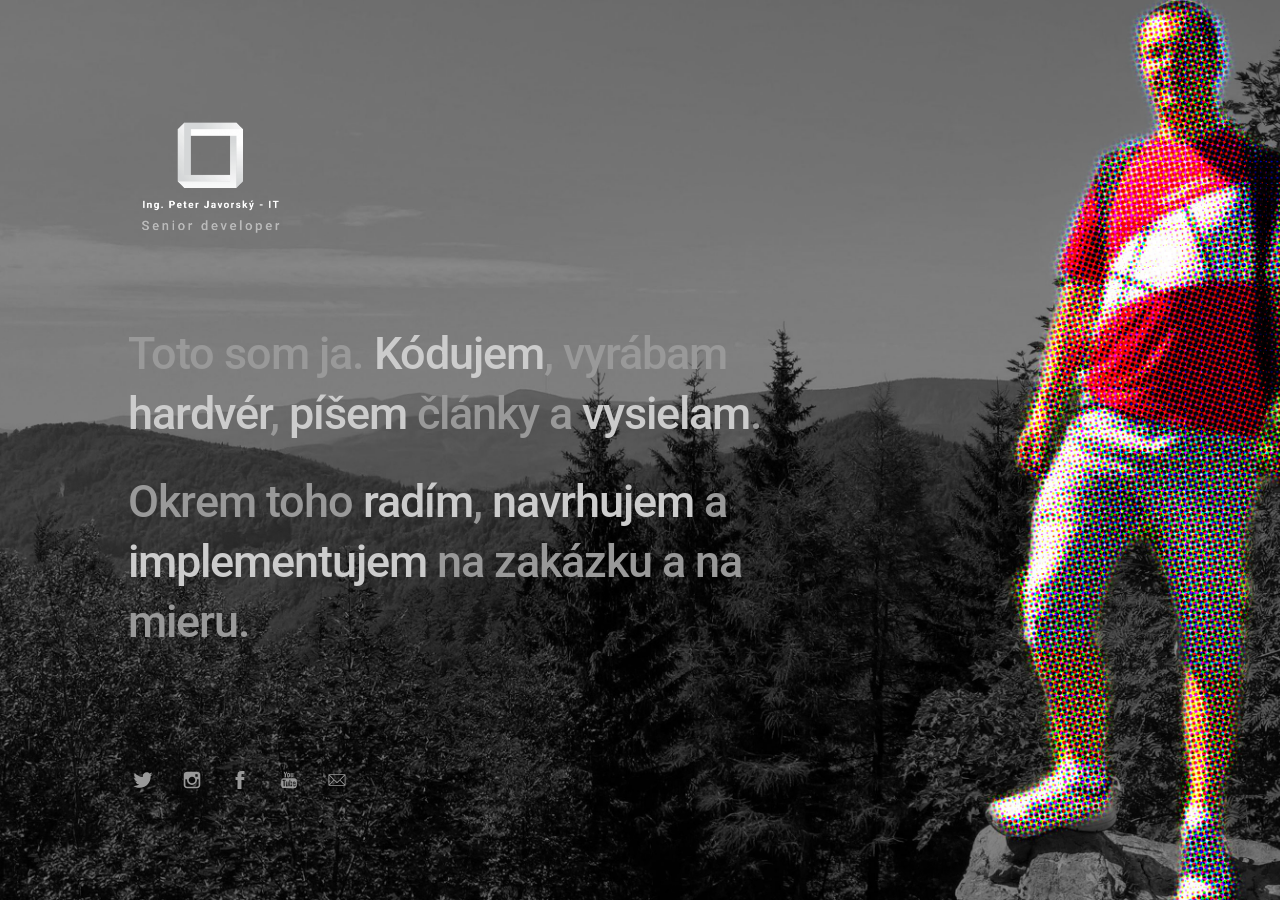
<file: index.html>
<!DOCTYPE html>
<html lang="en-US">

<head>

	<meta charset="UTF-8" />
	<meta http-equiv="X-UA-Compatible" content="IE=edge" />
	
	<title>Ing. Peter Javorsky - IT - senior developer</title>
	<meta name="description" content="I develop code, make hardware and enjoy learning anything new" />
	<meta name="robots" content="index, follow" />
	<meta name="referrer" content="always" />
    <link rel="icon" type="image/png" href="images/favicon.png" sizes="32x32">
    <link rel='stylesheet' href='assets/css/me.css' type='text/css' media='screen' />
	<meta name="viewport" content="width=device-width,initial-scale=1" />

</head>

<body id="fullsingle" class="page-template-page-fullsingle-me">

<!-- <div class="me-video-container"> -->
	<!-- <video class="video" muted autoplay loop src="videos/2.mp4"></video>	 -->
<!-- </div> -->

<div class="fs-me">

	<div class="me-content">
		
		<div class="logo">
			
                <img src="images/2/logo_transparent.png" alt="Logo" />

		</div>

		<div class="bio">
			
			<p>Toto som ja. <a href="https://github.com/tekk">Kódujem</a>, vyrábam <a href="https://easyeda.com/integrac">hardvér</a>, <a href="https://integrac.sk/">píšem</a> články a <a href="https://qrz.com/db/om7tek">vysielam</a>.</p>
            <p>Okrem toho <a href="mailto:tekk.sk@gmail.com">radím</a>, <a href="mailto:tekk.sk@gmail.com">navrhujem</a> a <a href="mailto:tekk.sk@gmail.com">implementujem</a> na zakázku a na mieru.</p>

		</div>

        <div class="network">
			
            <ul>
				
                <li>
                    <a class="icon-twitter" href="https://twitter.com/tekkoooo">
                        <svg class="svg-icon" viewBox="0 0 20 20">
                            <path fill="none" d="M18.258,3.266c-0.693,0.405-1.46,0.698-2.277,0.857c-0.653-0.686-1.586-1.115-2.618-1.115c-1.98,0-3.586,1.581-3.586,3.53c0,0.276,0.031,0.545,0.092,0.805C6.888,7.195,4.245,5.79,2.476,3.654C2.167,4.176,1.99,4.781,1.99,5.429c0,1.224,0.633,2.305,1.596,2.938C2.999,8.349,2.445,8.19,1.961,7.925C1.96,7.94,1.96,7.954,1.96,7.97c0,1.71,1.237,3.138,2.877,3.462c-0.301,0.08-0.617,0.123-0.945,0.123c-0.23,0-0.456-0.021-0.674-0.062c0.456,1.402,1.781,2.422,3.35,2.451c-1.228,0.947-2.773,1.512-4.454,1.512c-0.291,0-0.575-0.016-0.855-0.049c1.588,1,3.473,1.586,5.498,1.586c6.598,0,10.205-5.379,10.205-10.045c0-0.153-0.003-0.305-0.01-0.456c0.7-0.499,1.308-1.12,1.789-1.827c-0.644,0.28-1.334,0.469-2.06,0.555C17.422,4.782,17.99,4.091,18.258,3.266"></path>
                        </svg>
                    </a>
                </li>

                <li>
                    <a class="icon-instagram" href="https://www.instagram.com/tekk_sk">
                        <svg class="svg-icon" viewBox="0 0 20 20">
                            <path fill="none" d="M14.52,2.469H5.482c-1.664,0-3.013,1.349-3.013,3.013v9.038c0,1.662,1.349,3.012,3.013,3.012h9.038c1.662,0,3.012-1.35,3.012-3.012V5.482C17.531,3.818,16.182,2.469,14.52,2.469 M13.012,4.729h2.26v2.259h-2.26V4.729z M10,6.988c1.664,0,3.012,1.349,3.012,3.012c0,1.664-1.348,3.013-3.012,3.013c-1.664,0-3.012-1.349-3.012-3.013C6.988,8.336,8.336,6.988,10,6.988 M16.025,14.52c0,0.831-0.676,1.506-1.506,1.506H5.482c-0.831,0-1.507-0.675-1.507-1.506V9.247h1.583C5.516,9.494,5.482,9.743,5.482,10c0,2.497,2.023,4.52,4.518,4.52c2.494,0,4.52-2.022,4.52-4.52c0-0.257-0.035-0.506-0.076-0.753h1.582V14.52z"></path>
                        </svg>
                    </a>
                </li>

                <li>
                    <a class="icon-facebook" href="https://www.facebook.com/javorsky.peter">
                        <svg class="svg-icon" viewBox="0 0 20 20">
                            <path fill="none" d="M11.344,5.71c0-0.73,0.074-1.122,1.199-1.122h1.502V1.871h-2.404c-2.886,0-3.903,1.36-3.903,3.646v1.765h-1.8V10h1.8v8.128h3.601V10h2.403l0.32-2.718h-2.724L11.344,5.71z"></path>
                        </svg>
                    </a>
                </li>

                <li>
                    <a class="icon-youtube" href="https://www.youtube.com/tekkoooo">
                        <svg class="svg-icon" viewBox="0 0 20 20">
                            <path fill="none" d="M9.426,7.625h0.271c0.596,0,1.079-0.48,1.079-1.073V4.808c0-0.593-0.483-1.073-1.079-1.073H9.426c-0.597,0-1.079,0.48-1.079,1.073v1.745C8.347,7.145,8.83,7.625,9.426,7.625 M9.156,4.741c0-0.222,0.182-0.402,0.404-0.402c0.225,0,0.405,0.18,0.405,0.402V6.62c0,0.222-0.181,0.402-0.405,0.402c-0.223,0-0.404-0.181-0.404-0.402V4.741z M12.126,7.625c0.539,0,1.013-0.47,1.013-0.47v0.403h0.81V3.735h-0.81v2.952c0,0-0.271,0.335-0.54,0.335c-0.271,0-0.271-0.202-0.271-0.202V3.735h-0.81v3.354C11.519,7.089,11.586,7.625,12.126,7.625 M6.254,7.559H7.2v-2.08l1.079-2.952H7.401L6.727,4.473L6.052,2.527H5.107l1.146,2.952V7.559z M11.586,12.003c-0.175,0-0.312,0.104-0.405,0.204v2.706c0.086,0.091,0.213,0.18,0.405,0.18c0.405,0,0.405-0.451,0.405-0.451v-2.188C11.991,12.453,11.924,12.003,11.586,12.003 M14.961,8.463c0,0-2.477-0.129-4.961-0.129c-2.475,0-4.96,0.129-4.96,0.129c-1.119,0-2.025,0.864-2.025,1.93c0,0-0.203,1.252-0.203,2.511c0,1.252,0.203,2.51,0.203,2.51c0,1.066,0.906,1.931,2.025,1.931c0,0,2.438,0.129,4.96,0.129c2.437,0,4.961-0.129,4.961-0.129c1.117,0,2.024-0.864,2.024-1.931c0,0,0.202-1.268,0.202-2.51c0-1.268-0.202-2.511-0.202-2.511C16.985,9.328,16.078,8.463,14.961,8.463 M7.065,10.651H6.052v5.085H5.107v-5.085H4.095V9.814h2.97V10.651z M9.628,15.736h-0.81v-0.386c0,0-0.472,0.45-1.012,0.45c-0.54,0-0.606-0.515-0.606-0.515v-3.991h0.809v3.733c0,0,0,0.193,0.271,0.193c0.27,0,0.54-0.322,0.54-0.322v-3.604h0.81V15.736z M12.801,14.771c0,0,0,1.03-0.742,1.03c-0.455,0-0.73-0.241-0.878-0.429v0.364h-0.876V9.814h0.876v1.92c0.135-0.142,0.464-0.439,0.878-0.439c0.54,0,0.742,0.45,0.742,1.03V14.771z M15.973,12.39v1.287h-1.688v0.965c0,0,0,0.451,0.405,0.451s0.405-0.451,0.405-0.451v-0.45h0.877v0.708c0,0-0.136,0.901-1.215,0.901c-1.08,0-1.282-0.901-1.282-0.901v-2.51c0,0,0-1.095,1.282-1.095S15.973,12.39,15.973,12.39 M14.69,12.003c-0.405,0-0.405,0.45-0.405,0.45v0.579h0.811v-0.579C15.096,12.453,15.096,12.003,14.69,12.003"></path>
                        </svg>
                    </a>
                </li>

                <li>
                    <a class="icon-email" href="mailto:tekk.sk@gmail.com">
                        <svg class="svg-icon" viewBox="0 0 20 20">
                            <path d="M17.388,4.751H2.613c-0.213,0-0.389,0.175-0.389,0.389v9.72c0,0.216,0.175,0.389,0.389,0.389h14.775c0.214,0,0.389-0.173,0.389-0.389v-9.72C17.776,4.926,17.602,4.751,17.388,4.751 M16.448,5.53L10,11.984L3.552,5.53H16.448zM3.002,6.081l3.921,3.925l-3.921,3.925V6.081z M3.56,14.471l3.914-3.916l2.253,2.253c0.153,0.153,0.395,0.153,0.548,0l2.253-2.253l3.913,3.916H3.56z M16.999,13.931l-3.921-3.925l3.921-3.925V13.931z"></path>
                        </svg>
                    </a>
                </li>
				

                <!-- email icon reference two
                <li>
                    <a class="icon-email" href="#">
                        <svg class="svg-icon" viewBox="0 0 20 20">
                            <path fill="none" d="M19.291,3.026c0.002-0.15-0.053-0.301-0.167-0.415c-0.122-0.122-0.286-0.172-0.444-0.161H1.196
								c-0.16-0.011-0.322,0.039-0.444,0.161C0.637,2.725,0.583,2.875,0.585,3.026c0,0.003-0.002,0.006-0.002,0.009v14.032
								c0,0.322,0.262,0.584,0.585,0.584h17.54c0.322,0,0.584-0.262,0.584-0.584V3.035C19.292,3.032,19.291,3.029,19.291,3.026z
								 M17.147,3.619l-7.21,6.251L2.728,3.619H17.147z M18.122,15.896c0,0.323-0.261,0.584-0.584,0.584H2.337
								c-0.323,0-0.585-0.261-0.585-0.584V4.292l7.732,6.704c0.013,0.017,0.019,0.035,0.034,0.052c0.115,0.114,0.268,0.169,0.419,0.166
								c0.151,0.003,0.304-0.052,0.419-0.166c0.015-0.017,0.021-0.035,0.034-0.052l7.731-6.704V15.896z"></path>
                        </svg>
                    </a>
                </li>
                -->
            </ul>
        </div>

        <!--<div class="credit">
            <p class="copyright">&copy;2021 <a href="https://tekk.eu">Peter Javorský</a></p>
        </div>-->

    </div>

</div>

</body>
</html>
</file>
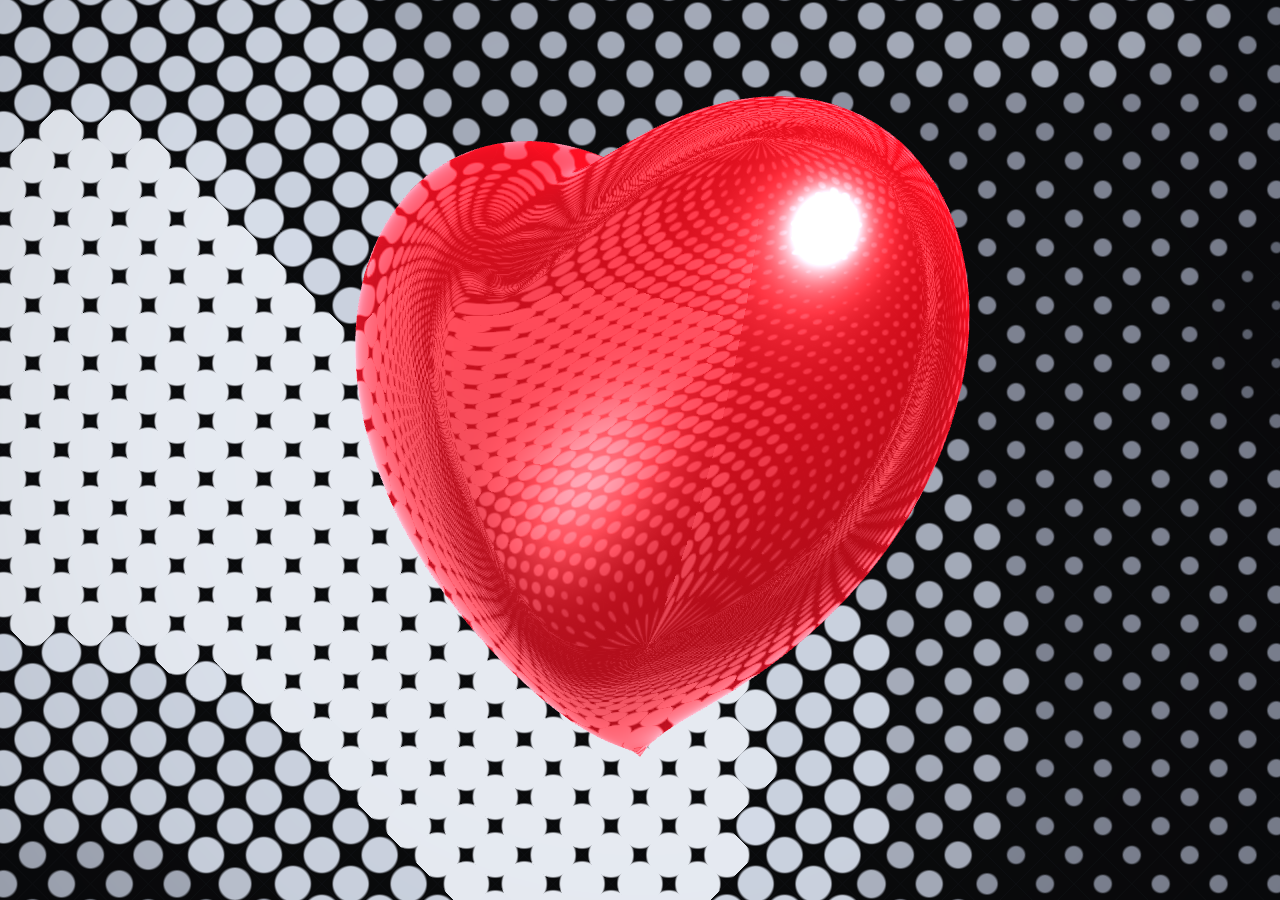
<file: healing/index.html>
<!DOCTYPE html>
<html lang="en">
<head>
  <meta charset="UTF-8" />
  <meta name="viewport" content="width=device-width, initial-scale=1.0, maximum-scale=1.0, user-scalable=no, viewport-fit=cover" />
  <meta name="apple-mobile-web-app-capable" content="yes" />
  <meta name="apple-mobile-web-app-status-bar-style" content="black-translucent" />
  <meta name="theme-color" content="#08080a" />
  <title>Healing - Valika</title>
  <script type="module" crossorigin src="./assets/index-YbSoF1hf.js"></script>
  <link rel="stylesheet" crossorigin href="./assets/index-CbiX9EIi.css">
</head>
<body>
  <!-- Fullscreen WebGL Canvas Container -->
  <div id="canvas-container"></div>

</body>
</html>
</file>
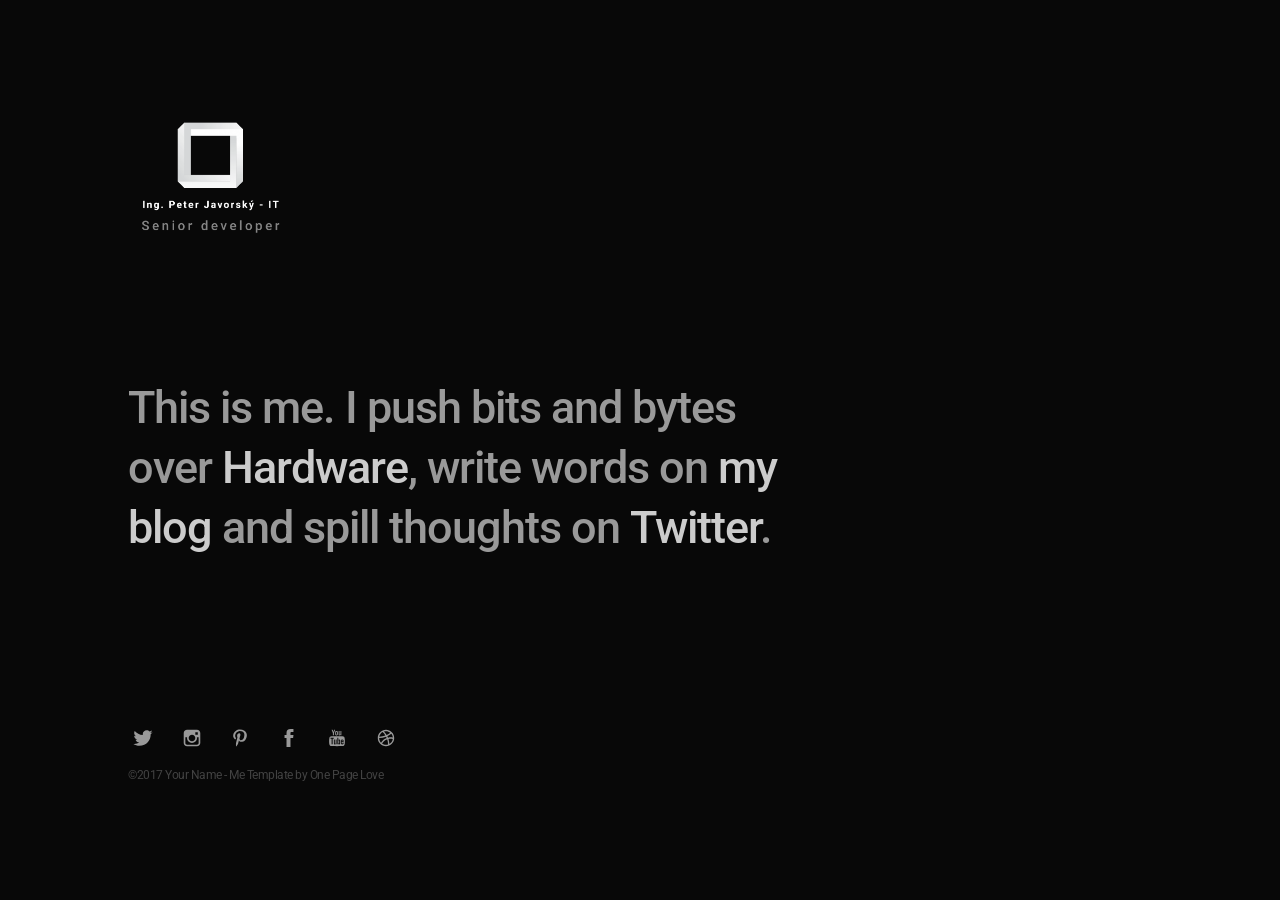
<file: index-vid.html>
<!DOCTYPE html>
<html lang="en-US">

<head>

	<meta charset="UTF-8" />
	<meta http-equiv="X-UA-Compatible" content="IE=edge" />
	
	<!-- SEO -->
	<title>Ing. Peter Javorsky - IT - senior developer</title>
	<meta name="description" content="Me is a slick, personal layout for any individual wanting a minimal online presence. Features include a big background image or video, logo, bio and icons." />
	<meta name="robots" content="index, follow" />
	<meta name="referrer" content="always" />

	<!-- Social & Open Graph -->
	<meta property="og:title" content="Me with Self-Hosted Video - HTML Template Demo" />
	<meta property="og:description" content="Me is a slick, personal layout for any individual wanting a minimal online presence. Features include a big background image or video, logo, bio and icons." />
	<meta property="og:image" content="https://demo.onepagelove.com/fullsingle-html/me/images/social.jpg"> <!-- include your hosted image full URL -->
	<meta property="og:url" content="https://demo.onepagelove.com/fullsingle-html/me/index-video-hosted.html" />
	<meta name="twitter:title" content="Me with Self-Hosted Video - HTML Template Demo" >
	<meta name="twitter:description" content="Me is a slick, personal layout for any individual wanting a minimal online presence. Features include a big background image or video, logo, bio and icons." />
	<meta name="twitter:image" content="https://demo.onepagelove.com/fullsingle-html/me/images/social.jpg" /> <!-- include your hosted image full URL -->
	<meta name="twitter:card" content="summary_large_image" />
	<meta name="twitter:site" content="@onepagelove" />
	<meta name="twitter:creator" content="@robhope" />

	<!-- Favicon -->
	<link rel="icon" type="image/png" href="images/favicon.png" sizes="32x32">

	<!-- Styles -->
	<link rel='stylesheet' href='assets/css/me.css' type='text/css' media='screen' />
	<meta name="viewport" content="width=device-width,initial-scale=1" />

</head>

<body id="fullsingle" class="page-template-page-fullsingle-me me-video">

<!-- Self-Hosted Video -->
<div class="me-video-container">
	<video class="video" muted autoplay loop src="videos/2.mp4"></video>	
</div>

<div class="fs-me">

	<!-- Content Container -->
	<div class="me-content">
		
		<div class="logo">
			
			<img src="images/2/logo_transparent.png" alt="Logo" />

		</div>

		<div class="bio">
			
			<p>This is me. I push bits and bytes over <a href="https://www.facebook.com/groups/tekk.eu/">Hardware</a>, write words on <a href="https://om7tek.com">my blog</a> and spill thoughts on <a href="https://www.twitter.com/tekkoooo">Twitter</a>.</p>

		</div>

		<div class="network">
			
			<ul>
				
				<li>
					<a class="icon-twitter" href="#">
						<svg class="svg-icon" viewBox="0 0 20 20">
							<path fill="none" d="M18.258,3.266c-0.693,0.405-1.46,0.698-2.277,0.857c-0.653-0.686-1.586-1.115-2.618-1.115c-1.98,0-3.586,1.581-3.586,3.53c0,0.276,0.031,0.545,0.092,0.805C6.888,7.195,4.245,5.79,2.476,3.654C2.167,4.176,1.99,4.781,1.99,5.429c0,1.224,0.633,2.305,1.596,2.938C2.999,8.349,2.445,8.19,1.961,7.925C1.96,7.94,1.96,7.954,1.96,7.97c0,1.71,1.237,3.138,2.877,3.462c-0.301,0.08-0.617,0.123-0.945,0.123c-0.23,0-0.456-0.021-0.674-0.062c0.456,1.402,1.781,2.422,3.35,2.451c-1.228,0.947-2.773,1.512-4.454,1.512c-0.291,0-0.575-0.016-0.855-0.049c1.588,1,3.473,1.586,5.498,1.586c6.598,0,10.205-5.379,10.205-10.045c0-0.153-0.003-0.305-0.01-0.456c0.7-0.499,1.308-1.12,1.789-1.827c-0.644,0.28-1.334,0.469-2.06,0.555C17.422,4.782,17.99,4.091,18.258,3.266"></path>
						</svg>
					</a>
				</li>

				<li>
					<a class="icon-instagram" href="#">
						<svg class="svg-icon" viewBox="0 0 20 20">
							<path fill="none" d="M14.52,2.469H5.482c-1.664,0-3.013,1.349-3.013,3.013v9.038c0,1.662,1.349,3.012,3.013,3.012h9.038c1.662,0,3.012-1.35,3.012-3.012V5.482C17.531,3.818,16.182,2.469,14.52,2.469 M13.012,4.729h2.26v2.259h-2.26V4.729z M10,6.988c1.664,0,3.012,1.349,3.012,3.012c0,1.664-1.348,3.013-3.012,3.013c-1.664,0-3.012-1.349-3.012-3.013C6.988,8.336,8.336,6.988,10,6.988 M16.025,14.52c0,0.831-0.676,1.506-1.506,1.506H5.482c-0.831,0-1.507-0.675-1.507-1.506V9.247h1.583C5.516,9.494,5.482,9.743,5.482,10c0,2.497,2.023,4.52,4.518,4.52c2.494,0,4.52-2.022,4.52-4.52c0-0.257-0.035-0.506-0.076-0.753h1.582V14.52z"></path>
						</svg>
					</a>
				</li>

				<li>
					<a class="icon-pinterest" href="#">
						<svg class="svg-icon" viewBox="0 0 20 20">
							<path fill="none" d="M9.797,2.214C9.466,2.256,9.134,2.297,8.802,2.338C8.178,2.493,7.498,2.64,6.993,2.935C5.646,3.723,4.712,4.643,4.087,6.139C3.985,6.381,3.982,6.615,3.909,6.884c-0.48,1.744,0.37,3.548,1.402,4.173c0.198,0.119,0.649,0.332,0.815,0.049c0.092-0.156,0.071-0.364,0.128-0.546c0.037-0.12,0.154-0.347,0.127-0.496c-0.046-0.255-0.319-0.416-0.434-0.62C5.715,9.027,5.703,8.658,5.59,8.101c0.009-0.075,0.017-0.149,0.026-0.224C5.65,7.254,5.755,6.805,5.948,6.362c0.564-1.301,1.47-2.025,2.931-2.458c0.327-0.097,1.25-0.252,1.734-0.149c0.289,0.05,0.577,0.099,0.866,0.149c1.048,0.33,1.811,0.938,2.218,1.888c0.256,0.591,0.33,1.725,0.154,2.483c-0.085,0.36-0.072,0.667-0.179,0.993c-0.397,1.206-0.979,2.323-2.295,2.633c-0.868,0.205-1.519-0.324-1.733-0.869c-0.06-0.151-0.161-0.418-0.101-0.671c0.229-0.978,0.56-1.854,0.815-2.831c0.243-0.931-0.218-1.665-0.943-1.837C8.513,5.478,7.816,6.312,7.579,6.858C7.39,7.292,7.276,8.093,7.426,8.672c0.047,0.183,0.269,0.674,0.23,0.844c-0.174,0.755-0.372,1.568-0.587,2.31c-0.223,0.771-0.344,1.562-0.56,2.311c-0.1,0.342-0.096,0.709-0.179,1.066v0.521c-0.075,0.33-0.019,0.916,0.051,1.242c0.045,0.209-0.027,0.467,0.076,0.621c0.002,0.111,0.017,0.135,0.052,0.199c0.319-0.01,0.758-0.848,0.917-1.094c0.304-0.467,0.584-0.967,0.816-1.514c0.208-0.494,0.241-1.039,0.408-1.566c0.12-0.379,0.292-0.824,0.331-1.24h0.025c0.066,0.229,0.306,0.395,0.485,0.52c0.56,0.4,1.525,0.77,2.573,0.523c1.188-0.281,2.133-0.838,2.755-1.664c0.457-0.609,0.804-1.313,1.07-2.112c0.131-0.392,0.158-0.826,0.256-1.241c0.241-1.043-0.082-2.298-0.384-2.981C14.847,3.35,12.902,2.17,9.797,2.214"></path>
						</svg>
					</a>
				</li>

				<li>
					<a class="icon-facebook" href="#">
						<svg class="svg-icon" viewBox="0 0 20 20">
							<path fill="none" d="M11.344,5.71c0-0.73,0.074-1.122,1.199-1.122h1.502V1.871h-2.404c-2.886,0-3.903,1.36-3.903,3.646v1.765h-1.8V10h1.8v8.128h3.601V10h2.403l0.32-2.718h-2.724L11.344,5.71z"></path>
						</svg>
					</a>
				</li>

				<li>
					<a class="icon-youtube" href="#">
						<svg class="svg-icon" viewBox="0 0 20 20">
							<path fill="none" d="M9.426,7.625h0.271c0.596,0,1.079-0.48,1.079-1.073V4.808c0-0.593-0.483-1.073-1.079-1.073H9.426c-0.597,0-1.079,0.48-1.079,1.073v1.745C8.347,7.145,8.83,7.625,9.426,7.625 M9.156,4.741c0-0.222,0.182-0.402,0.404-0.402c0.225,0,0.405,0.18,0.405,0.402V6.62c0,0.222-0.181,0.402-0.405,0.402c-0.223,0-0.404-0.181-0.404-0.402V4.741z M12.126,7.625c0.539,0,1.013-0.47,1.013-0.47v0.403h0.81V3.735h-0.81v2.952c0,0-0.271,0.335-0.54,0.335c-0.271,0-0.271-0.202-0.271-0.202V3.735h-0.81v3.354C11.519,7.089,11.586,7.625,12.126,7.625 M6.254,7.559H7.2v-2.08l1.079-2.952H7.401L6.727,4.473L6.052,2.527H5.107l1.146,2.952V7.559z M11.586,12.003c-0.175,0-0.312,0.104-0.405,0.204v2.706c0.086,0.091,0.213,0.18,0.405,0.18c0.405,0,0.405-0.451,0.405-0.451v-2.188C11.991,12.453,11.924,12.003,11.586,12.003 M14.961,8.463c0,0-2.477-0.129-4.961-0.129c-2.475,0-4.96,0.129-4.96,0.129c-1.119,0-2.025,0.864-2.025,1.93c0,0-0.203,1.252-0.203,2.511c0,1.252,0.203,2.51,0.203,2.51c0,1.066,0.906,1.931,2.025,1.931c0,0,2.438,0.129,4.96,0.129c2.437,0,4.961-0.129,4.961-0.129c1.117,0,2.024-0.864,2.024-1.931c0,0,0.202-1.268,0.202-2.51c0-1.268-0.202-2.511-0.202-2.511C16.985,9.328,16.078,8.463,14.961,8.463 M7.065,10.651H6.052v5.085H5.107v-5.085H4.095V9.814h2.97V10.651z M9.628,15.736h-0.81v-0.386c0,0-0.472,0.45-1.012,0.45c-0.54,0-0.606-0.515-0.606-0.515v-3.991h0.809v3.733c0,0,0,0.193,0.271,0.193c0.27,0,0.54-0.322,0.54-0.322v-3.604h0.81V15.736z M12.801,14.771c0,0,0,1.03-0.742,1.03c-0.455,0-0.73-0.241-0.878-0.429v0.364h-0.876V9.814h0.876v1.92c0.135-0.142,0.464-0.439,0.878-0.439c0.54,0,0.742,0.45,0.742,1.03V14.771z M15.973,12.39v1.287h-1.688v0.965c0,0,0,0.451,0.405,0.451s0.405-0.451,0.405-0.451v-0.45h0.877v0.708c0,0-0.136,0.901-1.215,0.901c-1.08,0-1.282-0.901-1.282-0.901v-2.51c0,0,0-1.095,1.282-1.095S15.973,12.39,15.973,12.39 M14.69,12.003c-0.405,0-0.405,0.45-0.405,0.45v0.579h0.811v-0.579C15.096,12.453,15.096,12.003,14.69,12.003"></path>
						</svg>
					</a>
				</li>

				<li>
					<a class="icon-dribbble" href="#">
						<svg class="svg-icon" viewBox="0 0 20 20">
							<path fill="none" d="M10,2.531c-4.125,0-7.469,3.344-7.469,7.469c0,4.125,3.344,7.469,7.469,7.469c4.125,0,7.469-3.344,7.469-7.469C17.469,5.875,14.125,2.531,10,2.531 M10,3.776c1.48,0,2.84,0.519,3.908,1.384c-1.009,0.811-2.111,1.512-3.298,2.066C9.914,6.072,9.077,5.017,8.14,4.059C8.728,3.876,9.352,3.776,10,3.776 M6.903,4.606c0.962,0.93,1.82,1.969,2.53,3.112C7.707,8.364,5.849,8.734,3.902,8.75C4.264,6.976,5.382,5.481,6.903,4.606 M3.776,10c2.219,0,4.338-0.418,6.29-1.175c0.209,0.404,0.405,0.813,0.579,1.236c-2.147,0.805-3.953,2.294-5.177,4.195C4.421,13.143,3.776,11.648,3.776,10 M10,16.224c-1.337,0-2.572-0.426-3.586-1.143c1.079-1.748,2.709-3.119,4.659-3.853c0.483,1.488,0.755,3.071,0.784,4.714C11.271,16.125,10.646,16.224,10,16.224 M13.075,15.407c-0.072-1.577-0.342-3.103-0.806-4.542c0.673-0.154,1.369-0.243,2.087-0.243c0.621,0,1.22,0.085,1.807,0.203C15.902,12.791,14.728,14.465,13.075,15.407 M14.356,9.378c-0.868,0-1.708,0.116-2.515,0.313c-0.188-0.464-0.396-0.917-0.621-1.359c1.294-0.612,2.492-1.387,3.587-2.284c0.798,0.97,1.302,2.187,1.395,3.517C15.602,9.455,14.99,9.378,14.356,9.378"></path>
						</svg>
					</a>
				</li>

			</ul>

		</div>

		<div class="credit">

			<p class="copyright">&copy;2017 <a href="#">Your Name</a> - <a href="https://onepagelove.com/me">Me Template</a> by <a href="https://onepagelove.com">One Page Love</a></p>

			<!-- 
			To edit this credit you can remove the CCA 3.0 license for only $5 here: https://onepagelove.com/me 
			this really helps contribute towards us developing more templates and means the world to me!
			Cheers, Rob (@robhope)
			-->

		</div>

	</div>

</div>

</body>
</html>
</file>
<file: assets/css/me.css>
/*
Template Name: Me
Author: One Page Love
Author URI: https://onepagelove.com
Template URI: https://onepagelove.com/me
Description: Me is a slick, personal layout for any individual wanting a minimal online presence. Features include a big background image, logo, bio and icons.
Version: 0.2.2
*/
/* -- CSS Reset -- */
@import url("https://fonts.googleapis.com/css?family=Roboto:400,500");
html, body, div, span, applet, object, iframe,
h1, h2, h3, h4, h5, h6, p, blockquote, pre,
a, abbr, acronym, address, big, cite, code,
del, dfn, em, img, ins, kbd, q, s, samp,
small, strike, strong, sub, sup, tt, var,
b, u, i, center,
dl, dt, dd, ol, ul, li,
fieldset, form, label, legend,
table, caption, tbody, tfoot, thead, tr, th, td,
article, aside, canvas, details, embed,
figure, figcaption, footer, header, hgroup,
menu, nav, output, ruby, section, summary,
time, mark, audio, video {
  margin: 0;
  padding: 0;
  border: 0;
  font-size: 100%;
  font: inherit;
  vertical-align: baseline; }

article, aside, details, figcaption, figure,
footer, header, hgroup, menu, nav, section {
  display: block; }

body {
  line-height: 1; }

ol, ul {
  list-style: none; }

blockquote, q {
  quotes: none; }

blockquote:before, blockquote:after,
q:before, q:after {
  content: '';
  content: none; }

table {
  border-collapse: collapse;
  border-spacing: 0; }

* {
  -webkit-font-smoothing: antialiased;
  -moz-osx-font-smoothing: grayscale;
  text-rendering: optimizeLegibility;
  -moz-font-feature-settings: "liga" on;
  margin: 0; }

img.alignright {
  float: right; }

img.alignleft {
  float: left; }

img.aligncenter {
  clear: both;
  display: block;
  margin-right: auto;
  margin-left: auto; }

body {
  background-color: #FFFFFF;
  border-style: none; }

body,
p,
a,
a:hover {
  color: #000000; }

a,
a:hover {
  text-decoration: none;
  border: none;
  border-style: none;
  box-shadow: none; }

/* -- Content -- */
@-webkit-keyframes fadein {
  from {
    opacity: 0; }
  to {
    opacity: 1; } }
@keyframes fadein {
  from {
    opacity: 0; }
  to {
    opacity: 1; } }

html {
  background-color: #141414; }

body.page-template-page-fullsingle-me {
  height: 100vh;
  background-color: #141414;
  font-family: 'Roboto', sans-serif;
  font-weight: 500;
  font-size: 45px;
  line-height: 60px;
  letter-spacing: -0.5px;
  color: #999999;
  background-image: url("../../images/background.jpg");
  background-position: center center;
  background-size: cover; }
  body.page-template-page-fullsingle-me p {
    margin-bottom: 28px;
    color: #999999; }
    @media (max-width: 800px) {
      body.page-template-page-fullsingle-me p {
        font-size: 32px;
        line-height: 40px; } }

.fs-me {
  padding: 10vh 10vw;
  overflow: hidden;
  position: absolute;
  z-index: 1000; }
  @media (max-width: 500px) {
    .fs-me {
      padding: 5vh 5vw;
      text-align: center; } }
  .fs-me .me-content {
    height: 80vh;
    display: -webkit-box;
    display: -webkit-flex;
    display: flex;
    -webkit-box-orient: vertical;
    -webkit-box-direction: normal;
    -webkit-flex-direction: column;
            flex-direction: column; }
    @media (max-width: 500px) {
      .fs-me .me-content {
        height: 90vh; } }

.logo {
  -webkit-box-flex: 1;
  -webkit-flex: 1 1 auto;
          flex: 1 1 auto;
  display: -webkit-box;
  display: -webkit-flex;
  display: flex;
  -webkit-box-orient: vertical;
  -webkit-box-direction: normal;
  -webkit-flex-direction: column;
          flex-direction: column;
  -webkit-align-self: left;
          align-self: left;
  -webkit-animation: fadein 2s;
          animation: fadein 2s; }
  @media (max-width: 500px) {
    .logo {
      -webkit-align-self: center;
              align-self: center; } }
  .logo img {
    max-width: 165px;
    height: auto; }

.bio {
  -webkit-box-flex: 1;
  -webkit-flex: 1 1 auto;
          flex: 1 1 auto;
  display: -webkit-box;
  display: -webkit-flex;
  display: flex;
  -webkit-box-orient: vertical;
  -webkit-box-direction: normal;
  -webkit-flex-direction: column;
          flex-direction: column;
  -webkit-box-pack: center;
  -webkit-justify-content: center;
          justify-content: center;
  -webkit-animation: fadein 4s;
          animation: fadein 4s;
  letter-spacing: -1px;
  max-width: 66%; }
  @media (max-width: 800px) {
    .bio {
      max-width: none; } }
  .bio a {
    color: #CCCCCC;
    -webkit-transition: 1s;
    transition: 1s; }
    .bio a:hover {
      color: #FFFFFF;
      -webkit-transition: 0.1s;
      transition: 0.1s; }

.network {
  -webkit-box-flex: 1;
  -webkit-flex: 1 1 auto;
          flex: 1 1 auto;
  display: -webkit-box;
  display: -webkit-flex;
  display: flex;
  -webkit-box-orient: vertical;
  -webkit-box-direction: normal;
  -webkit-flex-direction: column;
          flex-direction: column;
  -webkit-animation: fadein 6s;
          animation: fadein 6s;
  margin-top: auto; }
  .network ul {
    -webkit-animation: fadein 6s;
            animation: fadein 6s;
    margin-top: auto; }
    .network ul li {
      display: inline-block;
      margin-right: 8px; }
      .network ul li a {
        display: inline-block;
        width: 30px;
        height: 30px;
        cursor: pointer; }
        .network ul li a .svg-icon {
          padding: 4px;
          width: 22px;
          height: 22px;
          margin: 0;
          display: block; }
        .network ul li a .svg-icon path,
        .network ul li a .svg-icon polygon,
        .network ul li a .svg-icon rect {
          fill: #999999;
          -webkit-transition: 1s;
          transition: 1s; }
        .network ul li a .svg-icon circle {
          stroke: #999999;
          stroke-width: 1; }
      .network ul li a:hover .svg-icon path,
      .network ul li a:hover .svg-icon polygon,
      .network ul li a:hover .svg-icon rect {
        fill: #FFFFFF;
        -webkit-transition: 0.1s;
        transition: 0.1s; }

.credit {
  font-size: 12px;
  line-height: 14px;
  margin-bottom: 0;
  -webkit-animation: fadein 8s;
          animation: fadein 8s; }
  .credit p.copyright {
    font-size: 12px;
    line-height: 14px;
    font-weight: 400;
    opacity: 0.4; }
    .credit p.copyright a {
      color: #999999; }

body.page-template-page-fullsingle-me.me-video {
  background-image: none; }
  body.page-template-page-fullsingle-me.me-video .me-video-container {
    overflow: hidden;
    position: absolute;
    z-index: 0;
    width: 100vw;
    height: 100vh; }
  body.page-template-page-fullsingle-me.me-video video.video {
    -o-object-fit: cover;
       object-fit: cover;
    -o-object-position: 50% 50%;
       object-position: 50% 50%;
    width: 100%;
    height: 100%; }
  body.page-template-page-fullsingle-me.me-video .video-wrap {
    position: absolute;
    top: 50%;
    left: 50%;
    -webkit-transform: translate(-50%, -50%);
            transform: translate(-50%, -50%); }
  body.page-template-page-fullsingle-me.me-video .video-container {
    position: relative;
    overflow: hidden;
    height: 56.25vw;
    width: 100vw; }
    @media (max-aspect-ratio: 16 / 9) {
      body.page-template-page-fullsingle-me.me-video .video-container {
        height: 100vh;
        width: 177.7777777778vh; } }
  body.page-template-page-fullsingle-me.me-video .video-container iframe,
  body.page-template-page-fullsingle-me.me-video .video-container object,
  body.page-template-page-fullsingle-me.me-video .video-container embed {
    position: absolute;
    top: 0;
    left: 0;
    width: 100%;
    height: 100%; }
  body.page-template-page-fullsingle-me.me-video .fs-me {
    background-color: rgba(0, 0, 0, 0.6); }
</file>
<file: healing/assets/index-CbiX9EIi.css>
:root{--bg-color:#08080a}*{box-sizing:border-box;-webkit-tap-highlight-color:transparent;user-select:none;margin:0;padding:0}html,body{background-color:var(--bg-color);touch-action:none;width:100%;height:100dvh;overflow:hidden}#canvas-container{z-index:1;width:100%;height:100%;position:absolute;top:0;left:0}canvas{display:block;width:100%!important;height:100%!important}
</file>
